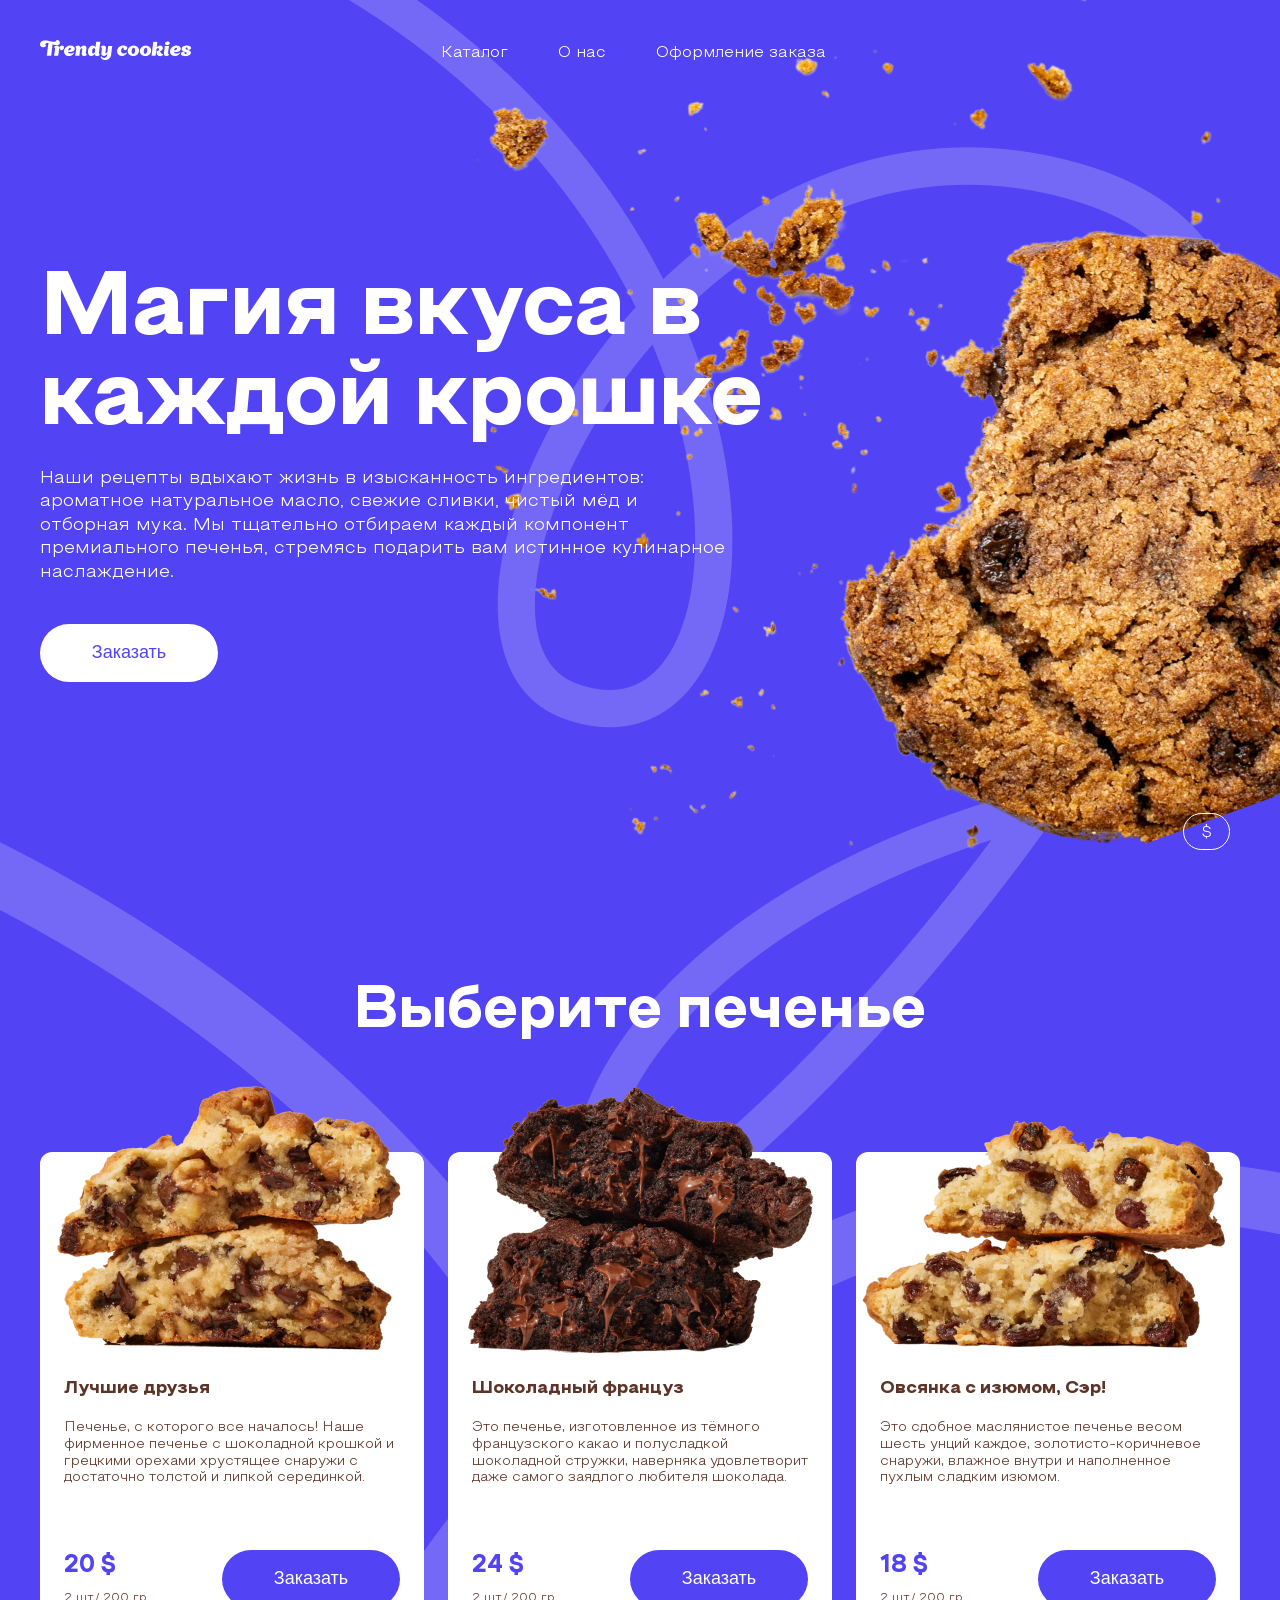
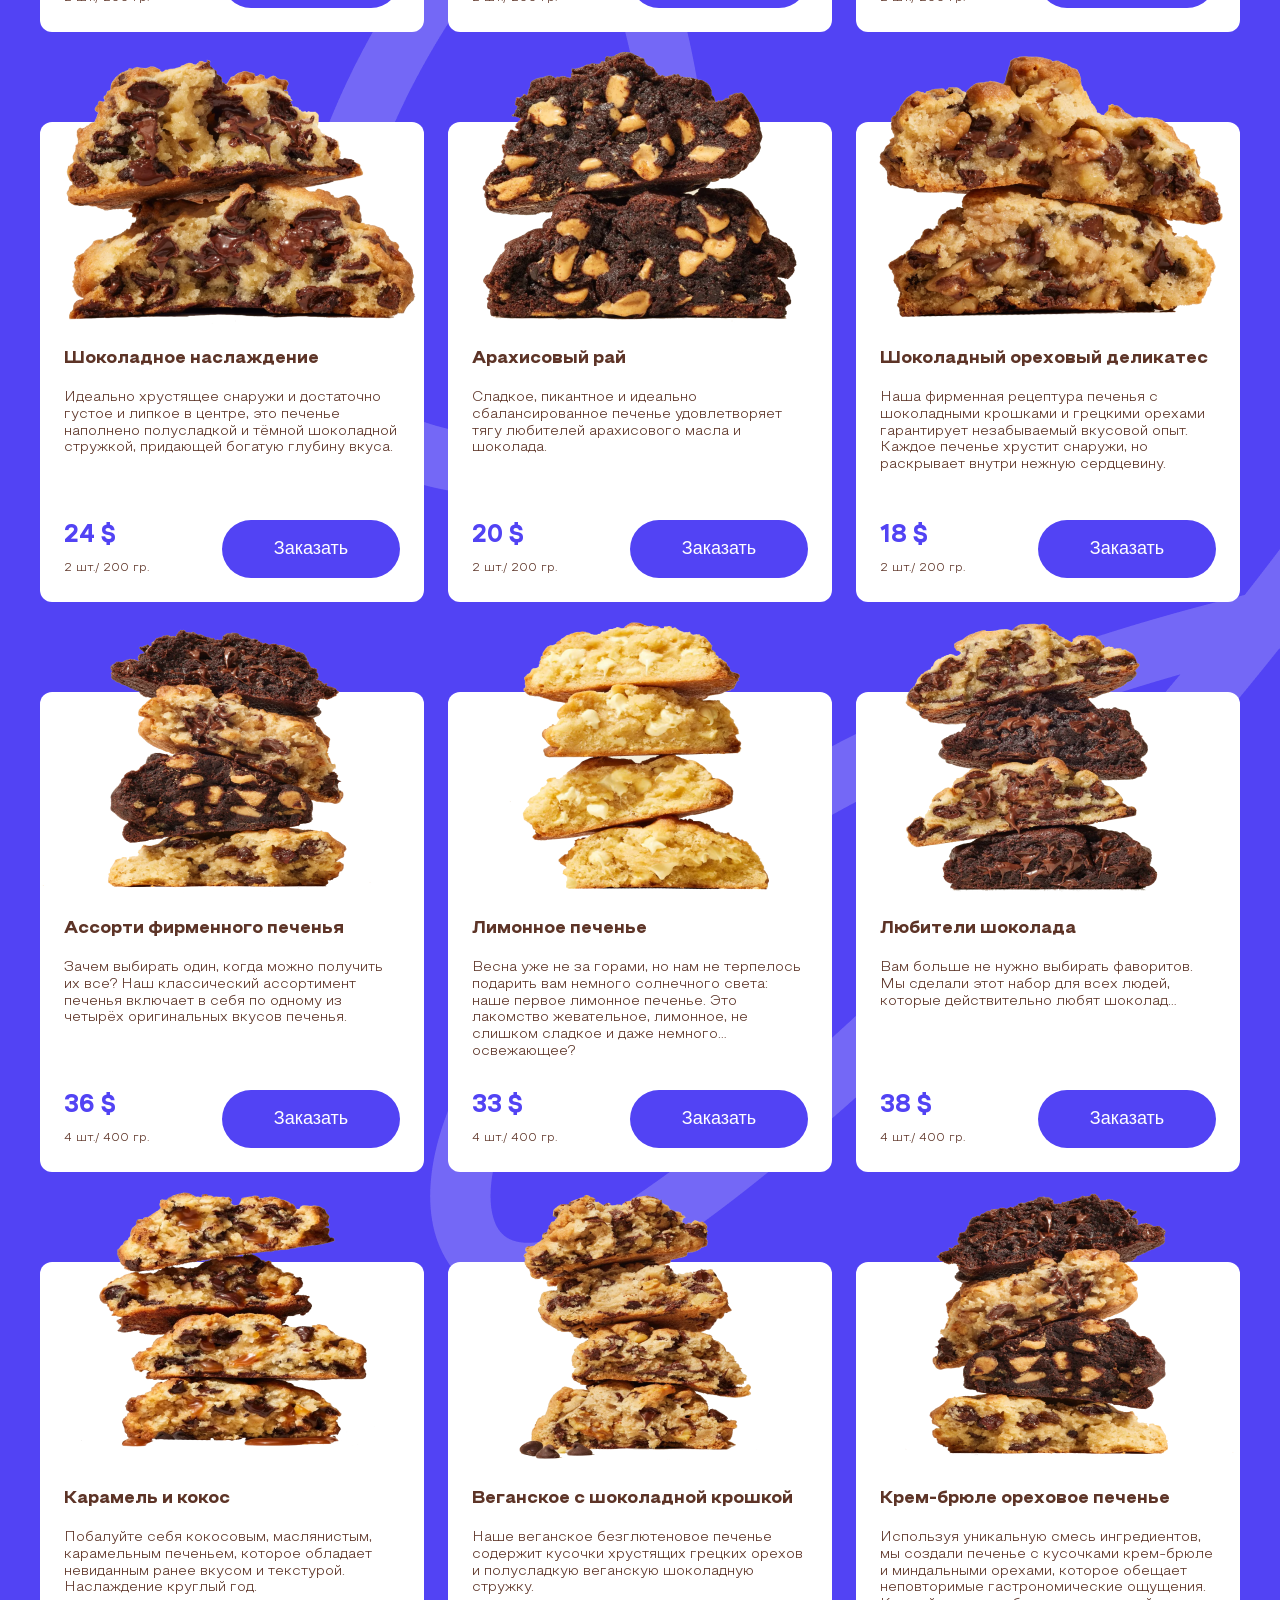
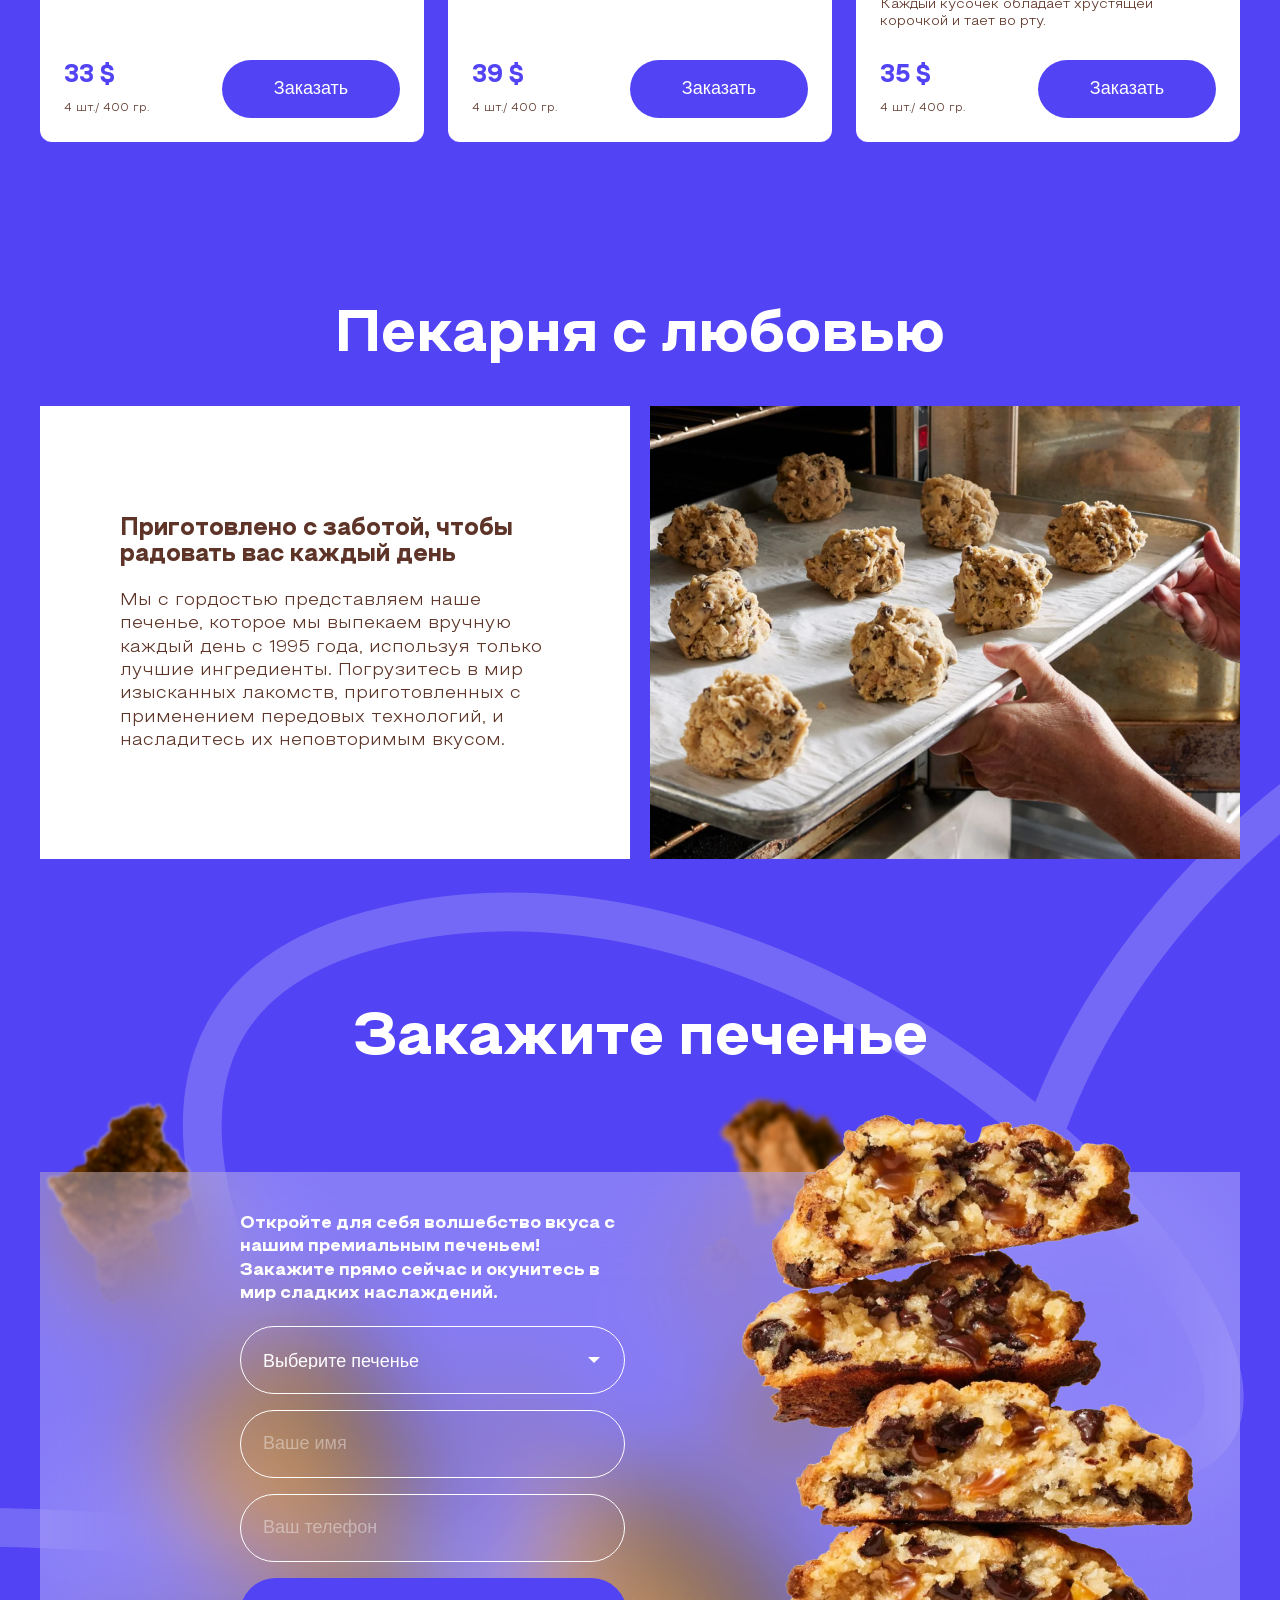
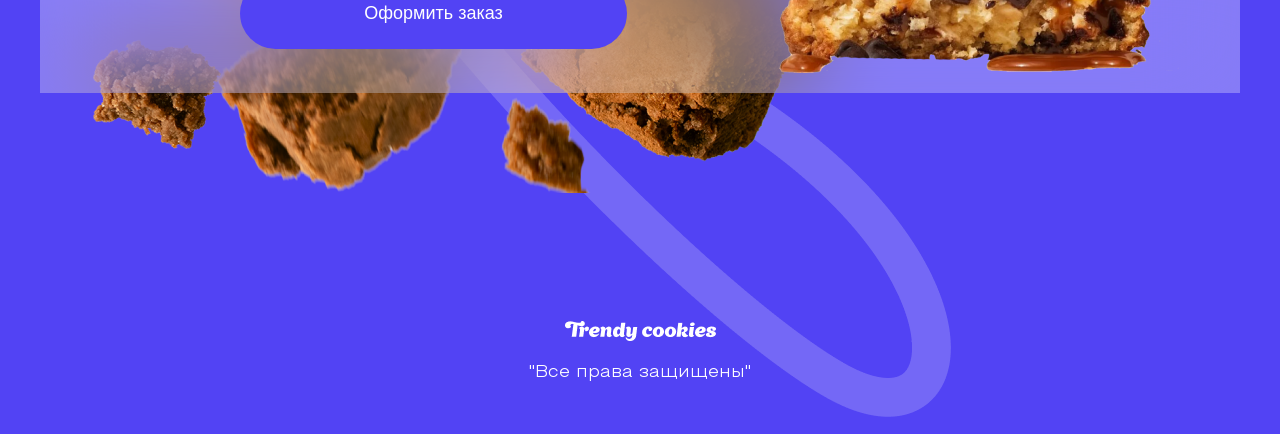
<file: index.html>
<!DOCTYPE html>
<html lang="en">

<head>
    <meta charset="UTF-8">
    <title>BONUS &#9733; Cookies</title>
    <link rel="stylesheet" href="styles/styles.css">
</head>

<body>


    <main class="main">
        <div class="currency" title="Изменить валюту" id="change-currency">$</div>
        <header class="header">
            <div class="container">
                <div class="logo">
                    <img src="images/logo.png" alt="logo">
                </div>
                <nav class="menu">
                    <ul class="menu-list">
                        <li class="menu-item">
                            <a data-link="products">Каталог</a>
                        </li>
                        <li class="menu-item">
                            <a data-link="love">О нас</a>
                        </li>
                        <li class="menu-item">
                            <a data-link="order">Оформление заказа</a>
                        </li>
                    </ul>
                </nav>

            </div>
        </header>


        <!--cекция для основного контента-->
        <section class="main-content">
            <div class="container">
                <img src="images/line1.png" alt="Line" class="line1">
                <div class="main-info">
                    <h1 class="main-title">Магия вкуса в каждой крошке</h1>
                    <p class="main-text">Наши рецепты вдыхают жизнь в изысканность ингредиентов: ароматное натуральное
                        масло,
                        свежие сливки, чистый мёд и отборная мука. Мы тщательно отбираем каждый компонент премиального
                        печенья,
                        стремясь подарить вам истинное кулинарное наслаждение.</p>
                    <div class="main-action">
                        <button class="button" id="main-action-button">Заказать</button>
                    </div>
                </div>
                <img src="images/cookie.png" alt="Cookie" class="main-image">
            </div>
        </section>

        <section class="products" id="products">
            <div class="container">
                <img src="images/line2.png" alt="Line" class="line2">
                <div class="common-title">Выберите печенье</div>
                <div class="products-items">
                    <div class="product-item">
                        <div class="product-item-image">
                            <img src="images/1.png" alt="Product">
                        </div>
                        <div class="products-item-details">
                            <div class="products-item-title">Лучшие друзья</div>
                            <div class="products-item-text">
                                Печенье, с которого все началось! Наше фирменное печенье с шоколадной крошкой и грецкими
                                орехами
                                хрустящее снаружи с достаточно толстой и липкой серединкой.
                            </div>
                            <div class="products-item-extra">
                                <div class="products-item-info">
                                    <div class="products-item-price" data-base-price="20">20 $</div>
                                    <div class="product-item-weight">2 шт./ 200 гр.</div>
                                </div>
                                <button class="button violet-button">Заказать</button>
                                <!--2 стиля у кнопки, через пробел-->
                            </div>
                        </div>
                    </div>


                    <div class="product-item">
                        <div class="product-item-image">
                            <img src="images/2.png" alt="Product">
                        </div>
                        <div class="products-item-details">
                            <div class="products-item-title">Шоколадный француз</div>
                            <div class="products-item-text">
                                Это печенье, изготовленное из тёмного французского какао и полусладкой шоколадной
                                стружки,
                                наверняка удовлетворит даже самого заядлого любителя шоколада.
                            </div>
                            <div class="products-item-extra">
                                <div class="products-item-info">
                                    <div class="products-item-price" data-base-price="24">24 $</div>
                                    <div class="product-item-weight">2 шт./ 200 гр.</div>
                                </div>
                                <button class="button violet-button">Заказать</button>
                                <!--2 стиля у кнопки, через пробел-->
                            </div>
                        </div>
                    </div>


                    <div class="product-item">
                        <div class="product-item-image">
                            <img src="images/3.png" alt="Product">
                        </div>
                        <div class="products-item-details">
                            <div class="products-item-title">Овсянка с изюмом, Сэр!</div>
                            <div class="products-item-text">
                                Это сдобное маслянистое печенье весом шесть унций каждое, золотисто-коричневое снаружи,
                                влажное
                                внутри и наполненное пухлым сладким изюмом.
                            </div>
                            <div class="products-item-extra">
                                <div class="products-item-info">
                                    <div class="products-item-price" data-base-price="18">18 $</div>
                                    <div class="product-item-weight">2 шт./ 200 гр.</div>
                                </div>
                                <button class="button violet-button">Заказать</button>
                                <!--2 стиля у кнопки, через пробел-->
                            </div>
                        </div>
                    </div>


                    <div class="product-item">
                        <div class="product-item-image">
                            <img src="images/4.png" alt="Product">
                        </div>
                        <div class="products-item-details">
                            <div class="products-item-title">Шоколадное наслаждение</div>
                            <div class="products-item-text">
                                Идеально хрустящее снаружи и достаточно густое и липкое в центре, это печенье наполнено
                                полусладкой и тёмной шоколадной стружкой, придающей богатую глубину вкуса.
                            </div>
                            <div class="products-item-extra">
                                <div class="products-item-info">
                                    <div class="products-item-price" data-base-price="24">24 $</div>
                                    <div class="product-item-weight">2 шт./ 200 гр.</div>
                                </div>
                                <button class="button violet-button">Заказать</button>
                                <!--2 стиля у кнопки, через пробел-->
                            </div>
                        </div>
                    </div>


                    <div class="product-item">
                        <div class="product-item-image">
                            <img src="images/5.png" alt="Product">
                        </div>
                        <div class="products-item-details">
                            <div class="products-item-title">Арахисовый рай</div>
                            <div class="products-item-text">
                                Сладкое, пикантное и идеально сбалансированное печенье удовлетворяет тягу любителей
                                арахисового
                                масла и шоколада.
                            </div>
                            <div class="products-item-extra">
                                <div class="products-item-info">
                                    <div class="products-item-price" data-base-price="20">20 $</div>
                                    <div class="product-item-weight">2 шт./ 200 гр.</div>
                                </div>
                                <button class="button violet-button">Заказать</button>
                                <!--2 стиля у кнопки, через пробел-->
                            </div>
                        </div>
                    </div>


                    <div class="product-item">
                        <div class="product-item-image">
                            <img src="images/6.png" alt="Product">
                        </div>
                        <div class="products-item-details">
                            <div class="products-item-title">Шоколадный ореховый деликатес</div>
                            <div class="products-item-text">
                                Наша фирменная рецептура печенья с шоколадными крошками и грецкими орехами гарантирует
                                незабываемый вкусовой опыт. Каждое печенье хрустит снаружи, но раскрывает внутри нежную
                                сердцевину.
                            </div>
                            <div class="products-item-extra">
                                <div class="products-item-info">
                                    <div class="products-item-price" data-base-price="18">18 $</div>
                                    <div class="product-item-weight">2 шт./ 200 гр.</div>
                                </div>
                                <button class="button violet-button">Заказать</button>
                                <!--2 стиля у кнопки, через пробел-->
                            </div>
                        </div>
                    </div>


                    <div class="product-item">
                        <div class="product-item-image">
                            <img src="images/7.png" alt="Product">
                        </div>
                        <div class="products-item-details">
                            <div class="products-item-title">Ассорти фирменного печенья</div>
                            <div class="products-item-text">
                                Зачем выбирать один, когда можно получить их все? Наш классический ассортимент печенья
                                включает в себя по одному из четырёх оригинальных вкусов печенья.
                            </div>
                            <div class="products-item-extra">
                                <div class="products-item-info">
                                    <div class="products-item-price" data-base-price="36">36 $</div>
                                    <div class="product-item-weight">4 шт./ 400 гр.</div>
                                </div>
                                <button class="button violet-button">Заказать</button>
                                <!--2 стиля у кнопки, через пробел-->
                            </div>
                        </div>
                    </div>


                    <div class="product-item">
                        <div class="product-item-image">
                            <img src="images/8.png" alt="Product">
                        </div>
                        <div class="products-item-details">
                            <div class="products-item-title">Лимонное печенье</div>
                            <div class="products-item-text">
                                Весна уже не за горами, но нам не терпелось подарить вам немного солнечного света: наше
                                первое лимонное печенье. Это лакомство жевательное, лимонное, не слишком сладкое и даже
                                немного… освежающее?
                            </div>
                            <div class="products-item-extra">
                                <div class="products-item-info">
                                    <div class="products-item-price" data-base-price="33">33 $</div>
                                    <div class="product-item-weight">4 шт./ 400 гр.</div>
                                </div>
                                <button class="button violet-button">Заказать</button>
                                <!--2 стиля у кнопки, через пробел-->
                            </div>
                        </div>
                    </div>


                    <div class="product-item">
                        <div class="product-item-image">
                            <img src="images/9.png" alt="Product">
                        </div>
                        <div class="products-item-details">
                            <div class="products-item-title">Любители шоколада</div>
                            <div class="products-item-text">
                                Вам больше не нужно выбирать фаворитов. Мы сделали этот набор для всех людей, которые
                                действительно любят шоколад…
                            </div>
                            <div class="products-item-extra">
                                <div class="products-item-info">
                                    <div class="products-item-price" data-base-price="38">38 $</div>
                                    <div class="product-item-weight">4 шт./ 400 гр.</div>
                                </div>
                                <button class="button violet-button">Заказать</button>
                                <!--2 стиля у кнопки, через пробел-->
                            </div>
                        </div>
                    </div>


                    <div class="product-item">
                        <div class="product-item-image">
                            <img src="images/10.png" alt="Product">
                        </div>
                        <div class="products-item-details">
                            <div class="products-item-title">Карамель и кокос</div>
                            <div class="products-item-text">
                                Побалуйте себя кокосовым, маслянистым, карамельным печеньем, которое обладает невиданным
                                ранее вкусом и текстурой. Наслаждение круглый год.
                            </div>
                            <div class="products-item-extra">
                                <div class="products-item-info">
                                    <div class="products-item-price" data-base-price="33">33 $</div>
                                    <div class="product-item-weight">4 шт./ 400 гр.</div>
                                </div>
                                <button class="button violet-button">Заказать</button>
                                <!--2 стиля у кнопки, через пробел-->
                            </div>
                        </div>
                    </div>


                    <div class="product-item">
                        <div class="product-item-image">
                            <img src="images/11.png" alt="Product">
                        </div>
                        <div class="products-item-details">
                            <div class="products-item-title">Веганское с шоколадной крошкой</div>
                            <div class="products-item-text">
                                Наше веганское безглютеновое печенье содержит кусочки хрустящих грецких орехов и
                                полусладкую
                                веганскую шоколадную стружку.
                            </div>
                            <div class="products-item-extra">
                                <div class="products-item-info">
                                    <div class="products-item-price" data-base-price="39">39 $</div>
                                    <div class="product-item-weight">4 шт./ 400 гр.</div>
                                </div>
                                <button class="button violet-button">Заказать</button>
                                <!--2 стиля у кнопки, через пробел-->
                            </div>
                        </div>
                    </div>


                    <div class="product-item">
                        <div class="product-item-image">
                            <img src="images/12.png" alt="Product">
                        </div>
                        <div class="products-item-details">
                            <div class="products-item-title">Крем-брюле ореховое печенье</div>
                            <div class="products-item-text">
                                Используя уникальную смесь ингредиентов, мы создали печенье с кусочками крем-брюле и
                                миндальными орехами, которое обещает неповторимые гастрономические ощущения. Каждый
                                кусочек
                                обладает хрустящей корочкой и тает во рту.
                            </div>
                            <div class="products-item-extra">
                                <div class="products-item-info">
                                    <div class="products-item-price" data-base-price="35">35 $</div>
                                    <div class="product-item-weight">4 шт./ 400 гр.</div>
                                </div>
                                <button class="button violet-button">Заказать</button>
                                <!--2 стиля у кнопки, через пробел-->
                            </div>
                        </div>
                    </div>


                </div>
            </div>
        </section>


        <section class="love" id="love">
            <div class="container">
                <div class="common-title">Пекарня с любовью</div>
                <div class="love-items">
                    <div class="love-item love-item-white">
                        <div class="love-item-title">Приготовлено с заботой, чтобы радовать вас каждый день</div>
                        <div class="love-item-text">Мы с гордостью представляем наше печенье, которое мы выпекаем
                            вручную
                            каждый
                            день с 1995 года, используя только лучшие ингредиенты. Погрузитесь в мир изысканных
                            лакомств,
                            приготовленных с применением передовых технологий, и насладитесь их неповторимым вкусом.
                        </div>
                    </div>
                    <div class="love-item love-item-image">
                        <img src="images/love.png" alt="Cookies image">
                    </div>
                </div>
            </div>
        </section>

        <section class="order" id="order">
            <img src="images/line3.png" alt="Line" class="line3">
            <div class="container">
                <div class="common-title">Закажите печенье</div>
                <img src="images/breadcrumbs.png" alt="Breadcrumbs" class="order-bg-image">
                <div class="order-block">
                    <div class="order-form">
                        <div class="order-form-text">Откройте для себя волшебство вкуса с нашим премиальным печеньем!
                            Закажите
                            прямо сейчас и окунитесь в мир сладких наслаждений.
                        </div>
                        <div class="order-form-inputs">
                            <select id="product" required>
                                <option value="">Выберите печенье</option>
                            </select>
                            <input type="text" placeholder="Ваше имя" id="name">
                            <input type="text" placeholder="Ваш телефон" id="phone">
                            <button class="button violet-button" id="order-action">Оформить заказ</button>
                        </div>
                    </div>
                    <div class="order-block-image">
                        <img src="images/order.png" alt="Cookies" class="order-image">
                    </div>
                </div>
            </div>
        </section>

        <footer class="footer">
            <div class="logo">
                <img src="images/logo.png" alt="Logo">
            </div>
            <div class="rights">"Все права защищены"</div>
        </footer>




    </main>

    
    <script src="scripts/script.js"></script>

</body>

</html>
</file>
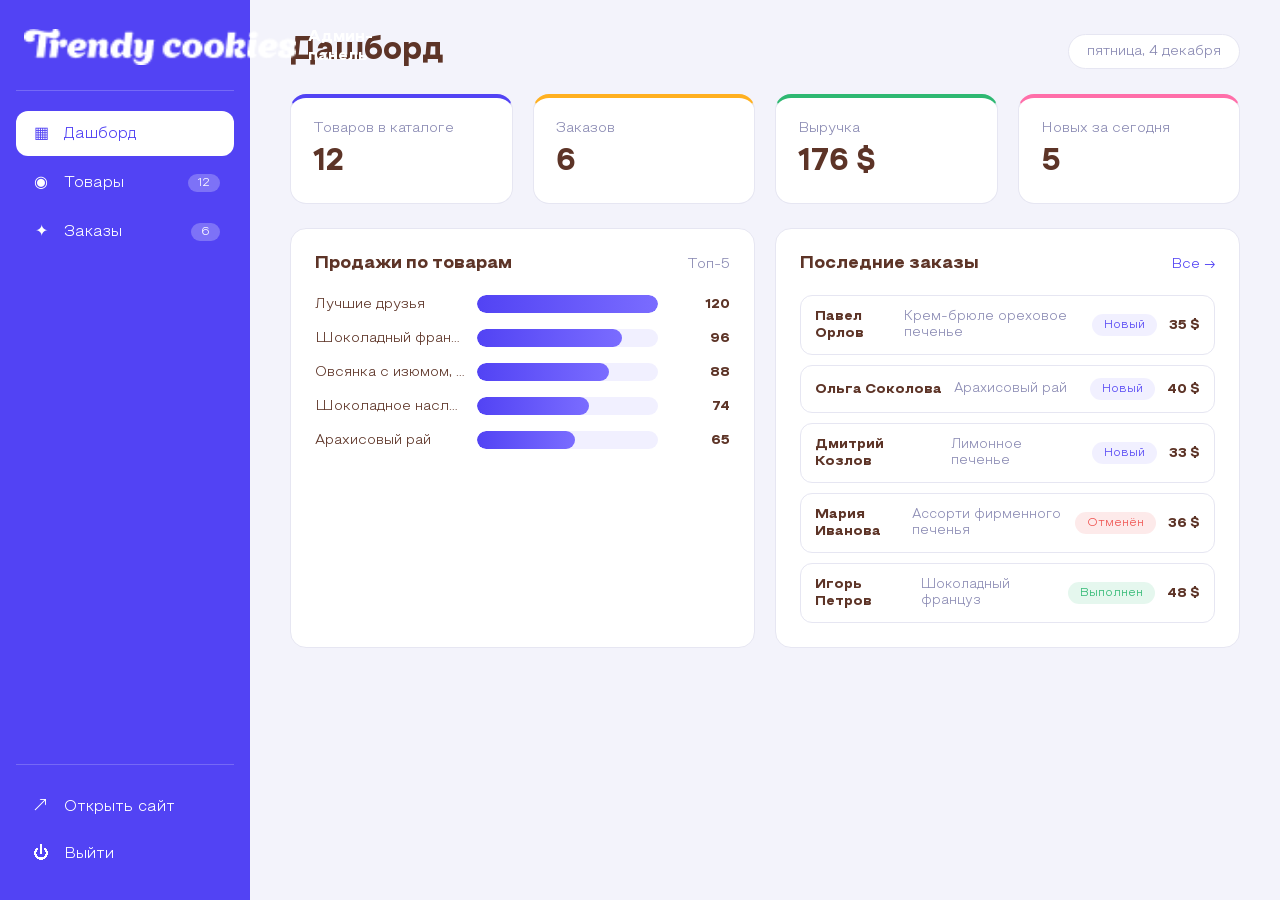
<file: admin/index.html>
<!DOCTYPE html>
<html lang="ru">

<head>
    <meta charset="UTF-8">
    <meta name="viewport" content="width=device-width, initial-scale=1.0">
    <title>BONUS &#9733; Cookies — Админ</title>
    <link rel="stylesheet" href="styles.css">
</head>

<body>

    <div class="admin">
        <aside class="sidebar" id="sidebar">
            <div class="sidebar-logo">
                <img src="../images/logo.png" alt="logo">
                <span class="sidebar-logo-text">Админ-панель</span>
            </div>

            <nav class="sidebar-menu">
                <a class="sidebar-item active" data-page="dashboard" href="#dashboard">
                    <span class="sidebar-icon">▦</span>Дашборд
                </a>
                <a class="sidebar-item" data-page="products" href="#products">
                    <span class="sidebar-icon">◉</span>Товары
                    <span class="badge" id="products-badge">0</span>
                </a>
                <a class="sidebar-item" data-page="orders" href="#orders">
                    <span class="sidebar-icon">✦</span>Заказы
                    <span class="badge" id="orders-badge">0</span>
                </a>
            </nav>

            <div class="sidebar-bottom">
                <a class="sidebar-item" href="../index.html" target="_blank">
                    <span class="sidebar-icon">↗</span>Открыть сайт
                </a>
                <button class="sidebar-item" id="logout-btn">
                    <span class="sidebar-icon">⏻</span>Выйти
                </button>
            </div>
        </aside>

        <button class="burger" id="burger" aria-label="Меню">☰</button>

        <main class="content">
            <section class="page active" id="page-dashboard">
                <div class="page-header">
                    <h1 class="page-title">Дашборд</h1>
                    <div class="date-chip" id="date-chip"></div>
                </div>

                <div class="stats-grid">
                    <div class="stat-card">
                        <div class="stat-label">Товаров в каталоге</div>
                        <div class="stat-value" id="stat-products">0</div>
                    </div>
                    <div class="stat-card">
                        <div class="stat-label">Заказов</div>
                        <div class="stat-value" id="stat-orders">0</div>
                    </div>
                    <div class="stat-card">
                        <div class="stat-label">Выручка</div>
                        <div class="stat-value" id="stat-revenue">0 $</div>
                    </div>
                    <div class="stat-card">
                        <div class="stat-label">Новых за сегодня</div>
                        <div class="stat-value" id="stat-today">0</div>
                    </div>
                </div>

                <div class="dashboard-grid">
                    <div class="panel">
                        <div class="panel-header">
                            <h2 class="panel-title">Продажи по товарам</h2>
                            <span class="panel-hint">Топ-5</span>
                        </div>
                        <div class="chart" id="chart"></div>
                    </div>
                    <div class="panel">
                        <div class="panel-header">
                            <h2 class="panel-title">Последние заказы</h2>
                            <a class="link-btn" data-page="orders" href="#orders">Все →</a>
                        </div>
                        <div class="orders-list" id="recent-orders"></div>
                    </div>
                </div>
            </section>

            <section class="page" id="page-products">
                <div class="page-header">
                    <h1 class="page-title">Товары</h1>
                    <button class="button violet-button" id="add-product-btn">+ Добавить товар</button>
                </div>
                <div class="panel">
                    <div class="toolbar">
                        <input type="text" class="input search-input" id="product-search" placeholder="Поиск по названию…">
                    </div>
                    <div class="products-grid" id="products-grid"></div>
                </div>
            </section>

            <section class="page" id="page-orders">
                <div class="page-header">
                    <h1 class="page-title">Заказы</h1>
                    <div class="page-header-actions">
                        <span class="panel-hint" id="orders-total"></span>
                        <button class="button ghost-button small-button" id="clear-cancelled-btn" style="display:none">Удалить отменённые</button>
                    </div>
                </div>
                <div class="panel">
                    <div class="toolbar">
                        <input type="text" class="input search-input" id="order-search" placeholder="Поиск по имени или телефону…">
                    </div>
                    <div class="orders-table-wrap" id="orders-table-wrap"></div>
                </div>
            </section>
        </main>
    </div>

    <div class="modal-overlay" id="modal-overlay">
        <div class="modal">
            <div class="modal-header">
                <h2 class="modal-title" id="modal-title">Добавить товар</h2>
                <button class="modal-close" id="modal-close">×</button>
            </div>
            <form id="product-form">
                <input type="hidden" id="pf-id">
                <label class="field-block">Название
                    <input type="text" class="input" id="pf-title" required>
                </label>
                <label class="field-block">Описание
                    <textarea class="input" id="pf-text" rows="3" required></textarea>
                </label>
                <div class="field-row">
                    <label class="field-block">Цена, $
                        <input type="number" class="input" id="pf-price" min="1" required>
                    </label>
                    <label class="field-block">Вес
                        <input type="text" class="input" id="pf-weight" required>
                    </label>
                </div>
                <label class="field-block">Изображение (имя файла, напр. images/5.png)
                    <input type="text" class="input" id="pf-image" placeholder="images/1.png" required>
                </label>
                <div class="modal-actions">
                    <button type="button" class="button ghost-button" id="modal-cancel">Отмена</button>
                    <button type="submit" class="button violet-button">Сохранить</button>
                </div>
            </form>
        </div>
    </div>

    <div class="toast" id="toast"></div>

    <script src="script.js"></script>
</body>

</html>
</file>
<file: styles/styles.css>
* {
    margin: 0; /*обнулили внутренние отступы*/
    padding: 0; /*обнулили внешние отступы*/
}

/*подключили шрифты*/
@font-face {
    font-family: 'Steppe-Book';
    src: url('../fonts/Steppe-Book.ttf');
}

@font-face {
    font-family: 'Steppe-ExtraBold';
    src: url('../fonts/Steppe-ExtraBold.ttf');
}

/*sans-serif - указывается на случай, если шрифт будет не доступен,
тогда система сама подберет альтернативу*/
body {
    background-color: #5243F4;
    font-family: 'Steppe-Book', sans-serif;
    color: white;
}

.container {
    max-width: 1200px; /*ширина страницы*/
    margin: 0 auto; /*выравнивание по центру*/
}

.button {
    background-color: white;
    border-radius: 60px;
    width: 178px;
    height: 58px;
    box-sizing: border-box; /*задать внутренние размеры*/
    padding: 18px;
    text-align: center; /*разместить запись по центру*/
    font-size: 18px;
    color: #5243F4;
    border: 0;
    outline: none; /*чтобы не появлялся фокус от браузера*/
    cursor: pointer;
}

.violet-button {
    background-color: #5243F4;
    color: white;
}

.button:hover {
    background-color: #eeeeee;
}

.button.violet-button:hover {
    background-color: #3b2cd8;
}

.common-title {
    font-family: 'Steppe-ExtraBold', sans-serif;
    font-size: 60px;
    line-height: 100%;
    text-align: center;
}

.main {
    position: relative;
    overflow: hidden;
}

.currency {
    position: fixed;
    right: 50px;
    bottom: 50px;
    border: 1px solid white;
    padding: 5px 10px;
    height: 25px;
    min-width: 25px;
    border-radius: 50px;
    text-align: center;
    cursor: pointer;
    line-height: 28px;
    z-index: 1;
    user-select: none;
    transform: scale(1);
    animation: pulse 2s infinite;
}

@keyframes pulse {
    0% {
        transform: scale(0.9);
        box-shadow: 0 0 0 0 rgba(255, 255, 255, 0.5);
    }
    70% {
        transform: scale(1);
        box-shadow: 0 0 0 10px rgba(255, 255, 255, 0);
    }
    100% {
        transform: scale(0.9);
        box-shadow: 0 0 0 0 rgba(255, 255, 255, 0);
    }
}

.header {
    padding: 40px 0; /*отступ по краям по 40, сверху и снизу - 0*/
}

/*будет применяться к контейнеру который находится в header*/
.header .container {
    display: flex; /*отображение в одну строку*/
    align-items: center; /*выравнивание по вертикали по центру*/
}

.logo .img {
    vertical-align: bottom; /*картинка правильно отображается и располагается ровно по центру блока*/
}

.menu {
    margin-left: 250px; /*отступ слева*/
}

.menu-list {
    list-style: none; /*убрать точки возле цифр*/
    display: flex; /*выравнивание в строку в гибком контейрнере*/
    gap: 50px; /*отступ между пунктами меню*/
}

.menu-item a {
    font-size: 16px;  /*размер шрифта*/
    line-height: 130%; /*высота строки*/
    text-decoration: none; /*убрать подчеркивание у ссылок*/
    cursor: pointer; /*при наведении кликающая рука*/
    color: white;
}

/*прописываем какие стили будут применяться при наведении*/
.menu-item a:hover {
    border-bottom: 2px solid white; /*белая полоска снизу при наведении*/
}


.main-content {
    padding-top: 161px; /*отступ сверху*/
    padding-bottom: 200px; /*отступ снизу*/
}

.main-info {
    max-width: 811px; /*максимальная ширина, после которой будет перенос*/
}

.main-title {
    font-family: 'Steppe-ExtraBold', sans-serif;
    font-size: 90px;
    line-height: 100%;
    margin-bottom: 20px;
}

.main-text {
    max-width: 690px;
    font-size: 18px;
    line-height: 130%;
    margin-bottom: 40px;
}

.main-image {
    position: absolute; /*указываем позиционирование, чтобы вырвать его из сетки и сделать висящим*/
    top: 0; /*отступ сверху 0*/
    right: 0; /*отступ справа 0, чтобы привязался к правому краю*/
    z-index: -1; /*перемещаем на задний план*/
}

.love {
   padding: 64px 0 150px 0; /* внутренний отступ (сверху справа снизу слева) */
}

.love-items {
   margin-top: 40px;
   display: flex;
   gap: 20px;
}

.love-item {
   width: 590px;
   height: 453px;
}

.love-item-white {
   background-color: white;
   padding: 110px 80px;
   box-sizing: border-box; /* чтобы размеры включали отступы padding */
   color: #5D3427;
}

.love-item-title {
   font-family: 'Steppe-ExtraBold', sans-serif;
   font-size: 24px;
   line-height: 110%;
   margin-bottom: 20px;
}

.love-item-text {
   font-size: 18px;
   line-height: 130%;
}

.order {
   padding-bottom: 102px;
   position: relative;
}

.order .container {
   position: relative;
}

.order-block {
   margin-top: 103px;
   background-color: rgb(255 255 255 / 30%); /* делаем прозрачный фон */
   backdrop-filter: blur(50px);
   display: flex;
}

.order-form {
   margin-left: 200px;
   max-width: 387px; /* задаем максимальную ширину, чтобы блок не растягивался */
   padding: 40px 0 44px 0;
   box-sizing: border-box;
}

.order-form-text {
   font-family: 'Steppe-ExtraBold', sans-serif;
   font-size: 18px;
   line-height: 130%;
}

.order-form-inputs {
   display: flex;
   flex-direction: column;
   margin-top: 20px;
}

.order-form-inputs input,
.order-form-inputs select {
   border: 1px solid white;
   border-radius: 60px;
   margin-bottom: 16px;
   padding: 24px 22px;
   font-size: 18px;
   width: 385px;
   height: 68px;
   background: transparent; /* прозрачный фон */
   box-sizing: border-box;
   outline: none; /* чтобы браузер не добавлял подсветку, когда мы работаем с полем */
   color: white;
}

.order-form-inputs select {
   appearance: none;
   -webkit-appearance: none;
   cursor: pointer;
   background-image: url("data:image/svg+xml,%3Csvg xmlns='http://www.w3.org/2000/svg' width='16' height='16' viewBox='0 0 16 16' fill='white'%3E%3Cpath d='M8 11L2 5h12z'/%3E%3C/svg%3E");
   background-repeat: no-repeat;
   background-position: right 22px center;
}

.order-form-inputs select option {
   color: #5D3427;
   background: white;
}

::placeholder {
   color: rgba(255, 255, 255, 0.4); /* указали непрозрачность */
}

.order-form-inputs .button.violet-button {
   width: 387px;
   height: 71px;
}

.order-success {
   font-family: 'Steppe-Book', sans-serif;
   font-size: 16px;
   line-height: 130%;
   color: white;
   background: rgba(46, 184, 114, 0.25);
   border: 1px solid rgba(255, 255, 255, 0.4);
   border-radius: 16px;
   padding: 16px 20px;
}

.order-block-image {
   height: 501px;
   margin-left: 109px;
}

.order-image {
   height: 559px;
   top: -58px;
   position: relative;
}

.order-bg-image {
   position: absolute;
   top: 0;
   right: calc(100% - 810px);
   z-index: -1;
}

.footer {
   padding: 126px 0 50px 0;
   text-align: center;
}

.rights {
   margin-top: 14px;
   font-size: 18px;
   line-height: 130%;
}



/*!!! эти строки НЕ ТРОГАТЬ, они всегда должны быть самыми последними*/
.line1 {
    position: absolute;
    z-index: -1;
    top: 0;
    left: calc(100% - 960px);
}

.line2 {
    position: absolute;
    z-index: -1;
    top: -40px;
    left: 0;
}

.line3 {
    position: absolute;
    z-index: -1;
    top: -920px;
    left: 0;
}

.products {
   padding: 100px 0; /*0 это отступ справа и слева*/
   position: relative;
}


.products-items {
   display: grid; /* сетка из 6 элементов для карточек товара*/
   grid-template-columns: repeat(3, 384px); /* используем 3 колонки по 384px каждую*/
   gap: 90px 24px; /*90 отступ сверху и снизу, 24 - слева и справа*/
   margin-top: 110px;
}


.product-item {
   background-color: white;
   color: #5D3427; /* цвет текста */
   border-radius: 12px;
}


.product-item-image {
   height: 202px;
   text-align: center;
}


.product-item-image img {
   height: 272px;
   top: -70px; /* поднимаем картинку вверх на 70 px */
   position: relative; /* чтобы работал выше указанный код */
   max-width: 100%; /* макс ширина для картинки */
}


.products-item-details  {
   padding: 24px; /* внутренний отступ */
}


.products-item-title {
   font-family: 'Steppe-ExtraBold', sans-serif;
   font-size: 18px;
   margin-bottom: 20px;
}


.products-item-text {
   height: 110px;
   font-size: 14px;
   line-height: 120%;
   margin-bottom: 20px;
}


.products-item-extra {
   display: flex; /* делаем гибкий контейнер, чтобы текст и кнопка были в одной строке */
   justify-content: space-between; /* чтобы элементы привязались к разным сторонам и между ними был какой то отступ */
   align-items: center; /* выровнять по вертикали */
}


.products-item-price {
   font-family: 'Steppe-ExtraBold', sans-serif;
   color: #5243F4;
   font-size: 24px;
   margin-bottom: 10px;
}


.product-item-weight {
   font-size: 12px;
}
</file>
<file: admin/styles.css>
* {
    margin: 0;
    padding: 0;
    box-sizing: border-box;
}

@font-face {
    font-family: 'Steppe-Book';
    src: url('../fonts/Steppe-Book.ttf');
}

@font-face {
    font-family: 'Steppe-ExtraBold';
    src: url('../fonts/Steppe-ExtraBold.ttf');
}

:root {
    --violet: #5243F4;
    --violet-dark: #3b2cd8;
    --violet-soft: rgba(82, 67, 244, 0.08);
    --brown: #5D3427;
    --white: #ffffff;
    --bg: #f3f3fb;
    --border: #e6e6f2;
    --muted: #8a8ab3;
    --green: #2eb872;
    --red: #ef5350;
}

body {
    background: var(--bg);
    font-family: 'Steppe-Book', sans-serif;
    color: var(--brown);
}

.admin {
    display: flex;
    min-height: 100vh;
}

/* ===== Sidebar ===== */
.sidebar {
    width: 250px;
    background: var(--violet);
    color: var(--white);
    display: flex;
    flex-direction: column;
    padding: 24px 16px;
    position: fixed;
    top: 0;
    bottom: 0;
    left: 0;
    z-index: 30;
    transition: transform 0.3s ease;
}

.sidebar-logo {
    display: flex;
    align-items: center;
    gap: 12px;
    padding: 4px 8px 24px;
    border-bottom: 1px solid rgba(255, 255, 255, 0.2);
    margin-bottom: 20px;
}

.sidebar-logo img {
    height: 36px;
}

.sidebar-logo-text {
    font-family: 'Steppe-ExtraBold', sans-serif;
    font-size: 16px;
}

.sidebar-menu {
    display: flex;
    flex-direction: column;
    gap: 4px;
}

.sidebar-bottom {
    margin-top: auto;
    display: flex;
    flex-direction: column;
    gap: 4px;
    border-top: 1px solid rgba(255, 255, 255, 0.2);
    padding-top: 20px;
}

.sidebar-item {
    display: flex;
    align-items: center;
    gap: 12px;
    padding: 12px 14px;
    border-radius: 12px;
    color: var(--white);
    text-decoration: none;
    font-size: 15px;
    cursor: pointer;
    background: none;
    border: 0;
    text-align: left;
    font-family: inherit;
    transition: background 0.2s ease;
}

.sidebar-item:hover {
    background: rgba(255, 255, 255, 0.12);
}

.sidebar-item.active {
    background: var(--white);
    color: var(--violet);
}

.sidebar-icon {
    width: 22px;
    text-align: center;
    font-size: 16px;
}

.badge {
    margin-left: auto;
    background: rgba(255, 255, 255, 0.25);
    border-radius: 20px;
    padding: 2px 10px;
    font-size: 12px;
}

.sidebar-item.active .badge {
    background: var(--violet-soft);
    color: var(--violet);
}

/* ===== Burger ===== */
.burger {
    display: none;
    position: fixed;
    top: 16px;
    left: 16px;
    z-index: 40;
    width: 44px;
    height: 44px;
    border: 0;
    border-radius: 12px;
    background: var(--violet);
    color: var(--white);
    font-size: 20px;
    cursor: pointer;
}

.sidebar.open {
    transform: translateX(0);
}

/* ===== Content ===== */
.content {
    flex: 1;
    margin-left: 250px;
    padding: 32px 40px 60px;
}

.page {
    display: none;
    animation: fade 0.25s ease;
}

.page.active {
    display: block;
}

@keyframes fade {
    from { opacity: 0; transform: translateY(6px); }
    to { opacity: 1; transform: translateY(0); }
}

.page-header {
    display: flex;
    align-items: center;
    justify-content: space-between;
    flex-wrap: wrap;
    gap: 16px;
    margin-bottom: 24px;
}

.page-header-actions {
    display: flex;
    align-items: center;
    gap: 12px;
    flex-wrap: wrap;
}

.page-title {
    font-family: 'Steppe-ExtraBold', sans-serif;
    font-size: 32px;
}

.date-chip {
    background: var(--white);
    border: 1px solid var(--border);
    border-radius: 50px;
    padding: 8px 18px;
    font-size: 14px;
    color: var(--muted);
}

/* ===== Stats ===== */
.stats-grid {
    display: grid;
    grid-template-columns: repeat(4, 1fr);
    gap: 20px;
    margin-bottom: 24px;
}

.stat-card {
    background: var(--white);
    border: 1px solid var(--border);
    border-radius: 16px;
    padding: 22px;
}

.stat-card:nth-child(1) { border-top: 4px solid var(--violet); }
.stat-card:nth-child(2) { border-top: 4px solid #ffb020; }
.stat-card:nth-child(3) { border-top: 4px solid var(--green); }
.stat-card:nth-child(4) { border-top: 4px solid #ff6ea9; }

.stat-label {
    font-size: 14px;
    color: var(--muted);
    margin-bottom: 8px;
}

.stat-value {
    font-family: 'Steppe-ExtraBold', sans-serif;
    font-size: 30px;
}

/* ===== Panels ===== */
.panel {
    background: var(--white);
    border: 1px solid var(--border);
    border-radius: 16px;
    padding: 24px;
}

.dashboard-grid {
    display: grid;
    grid-template-columns: 1fr 1fr;
    gap: 20px;
}

.panel-header {
    display: flex;
    align-items: center;
    justify-content: space-between;
    margin-bottom: 20px;
}

.panel-title {
    font-family: 'Steppe-ExtraBold', sans-serif;
    font-size: 18px;
}

.panel-hint {
    font-size: 14px;
    color: var(--muted);
}

.link-btn {
    background: none;
    border: 0;
    color: var(--violet);
    font-family: inherit;
    font-size: 14px;
    cursor: pointer;
    text-decoration: none;
}

/* ===== Chart ===== */
.chart {
    display: flex;
    flex-direction: column;
    gap: 16px;
}

.chart-row {
    display: grid;
    grid-template-columns: 150px 1fr 60px;
    align-items: center;
    gap: 12px;
    font-size: 14px;
}

.chart-label {
    white-space: nowrap;
    overflow: hidden;
    text-overflow: ellipsis;
}

.chart-bar {
    height: 18px;
    background: var(--violet-soft);
    border-radius: 20px;
    overflow: hidden;
}

.chart-fill {
    height: 100%;
    background: linear-gradient(90deg, var(--violet), #7a6cff);
    border-radius: 20px;
    min-width: 4px;
    transition: width 0.6s ease;
}

.chart-value {
    text-align: right;
    font-family: 'Steppe-ExtraBold', sans-serif;
}

/* ===== Orders mini-list ===== */
.orders-list {
    display: flex;
    flex-direction: column;
    gap: 10px;
}

.order-row {
    display: flex;
    align-items: center;
    gap: 12px;
    padding: 12px 14px;
    border: 1px solid var(--border);
    border-radius: 12px;
    font-size: 14px;
}

.order-row-name {
    font-family: 'Steppe-ExtraBold', sans-serif;
}

.order-row-info {
    color: var(--muted);
    font-size: 13px;
}

.order-row-status {
    margin-left: auto;
    font-size: 12px;
    border-radius: 20px;
    padding: 4px 12px;
    white-space: nowrap;
}

.status-new { background: var(--violet-soft); color: var(--violet); }
.status-done { background: rgba(46, 184, 114, 0.12); color: var(--green); }
.status-cancel { background: rgba(239, 83, 80, 0.12); color: var(--red); }

.order-row-amount {
    font-family: 'Steppe-ExtraBold', sans-serif;
    white-space: nowrap;
}

.empty-state {
    text-align: center;
    color: var(--muted);
    padding: 30px 0;
    font-size: 15px;
}

/* ===== Buttons & form ===== */
.button {
    background: var(--white);
    color: var(--violet);
    border: 1px solid var(--violet);
    border-radius: 60px;
    padding: 12px 26px;
    font-size: 15px;
    font-family: inherit;
    cursor: pointer;
    transition: background 0.2s ease, color 0.2s ease;
}

.button:hover { background: #eeeeee; }

.violet-button {
    background: var(--violet);
    color: var(--white);
    border: 0;
}

.violet-button:hover { background: var(--violet-dark); }

.ghost-button {
    background: transparent;
}

.small-button {
    padding: 7px 16px;
    font-size: 13px;
    border-radius: 40px;
}

.icon-button {
    width: 36px;
    height: 36px;
    border-radius: 10px;
    border: 1px solid var(--border);
    background: var(--white);
    color: var(--brown);
    cursor: pointer;
    font-size: 15px;
    transition: background 0.2s ease;
}

.icon-button:hover { background: var(--violet-soft); }
.icon-button.danger:hover { background: rgba(239, 83, 80, 0.12); color: var(--red); }

.input {
    width: 100%;
    border: 1px solid var(--border);
    border-radius: 14px;
    padding: 12px 16px;
    font-size: 15px;
    font-family: inherit;
    background: var(--white);
    color: var(--brown);
    outline: none;
}

.input:focus {
    border-color: var(--violet);
    box-shadow: 0 0 0 3px var(--violet-soft);
}

.toolbar {
    margin-bottom: 20px;
}

.search-input {
    max-width: 340px;
}

/* ===== Products ===== */
.products-grid {
    display: grid;
    grid-template-columns: repeat(auto-fill, minmax(240px, 1fr));
    gap: 16px;
}

.product-card {
    border: 1px solid var(--border);
    border-radius: 14px;
    overflow: hidden;
    background: var(--white);
    display: flex;
    flex-direction: column;
}

.product-card-image {
    height: 120px;
    background: var(--violet-soft);
    display: flex;
    align-items: center;
    justify-content: center;
}

.product-card-image img {
    height: 110px;
    object-fit: contain;
}

.product-card-body {
    padding: 16px;
    flex: 1;
}

.product-card-title {
    font-family: 'Steppe-ExtraBold', sans-serif;
    font-size: 16px;
    margin-bottom: 6px;
}

.product-card-text {
    font-size: 13px;
    color: var(--muted);
    display: -webkit-box;
    -webkit-line-clamp: 2;
    -webkit-box-orient: vertical;
    overflow: hidden;
    margin-bottom: 10px;
}

.product-card-footer {
    display: flex;
    align-items: center;
    justify-content: space-between;
    padding: 12px 16px;
    border-top: 1px solid var(--border);
}

.product-card-price {
    font-family: 'Steppe-ExtraBold', sans-serif;
    color: var(--violet);
    font-size: 18px;
}

.product-card-actions {
    display: flex;
    gap: 8px;
}

/* ===== Orders table ===== */
.orders-table {
    width: 100%;
    border-collapse: collapse;
    font-size: 14px;
}

.orders-table th,
.orders-table td {
    text-align: left;
    padding: 12px 14px;
    border-bottom: 1px solid var(--border);
    white-space: nowrap;
}

.orders-table th {
    color: var(--muted);
    font-weight: normal;
    font-size: 13px;
}

.orders-table td:first-child,
.orders-table th:first-child {
    border-top-left-radius: 12px;
    border-bottom-left-radius: 12px;
}

.status-select {
    border: 1px solid var(--border);
    border-radius: 20px;
    padding: 5px 10px;
    font-family: inherit;
    font-size: 13px;
    background: var(--white);
    color: var(--brown);
    cursor: pointer;
    outline: none;
}

.muted-cell {
    color: var(--border);
    padding: 0 10px;
}

.orders-table-wrap {
    overflow-x: auto;
}

/* ===== Modal ===== */
.modal-overlay {
    display: none;
    position: fixed;
    inset: 0;
    background: rgba(45, 30, 90, 0.45);
    backdrop-filter: blur(4px);
    z-index: 50;
    align-items: center;
    justify-content: center;
    padding: 20px;
}

.modal-overlay.open {
    display: flex;
}

.modal {
    background: var(--white);
    border-radius: 18px;
    width: 100%;
    max-width: 520px;
    padding: 28px;
    animation: fade 0.2s ease;
}

.modal-header {
    display: flex;
    align-items: center;
    justify-content: space-between;
    margin-bottom: 20px;
}

.modal-title {
    font-family: 'Steppe-ExtraBold', sans-serif;
    font-size: 20px;
}

.modal-close {
    background: none;
    border: 0;
    font-size: 28px;
    color: var(--muted);
    cursor: pointer;
    line-height: 1;
}

.modal-close:hover { color: var(--brown); }

.field-block {
    display: block;
    font-size: 13px;
    color: var(--muted);
    margin-bottom: 14px;
}

.field-block .input {
    margin-top: 6px;
}

.field-row {
    display: grid;
    grid-template-columns: 1fr 1fr;
    gap: 14px;
}

.modal-actions {
    display: flex;
    justify-content: flex-end;
    gap: 12px;
    margin-top: 20px;
}

/* ===== Toast ===== */
.toast {
    position: fixed;
    bottom: 24px;
    right: 24px;
    background: var(--brown);
    color: var(--white);
    padding: 14px 22px;
    border-radius: 12px;
    font-size: 14px;
    opacity: 0;
    transform: translateY(10px);
    transition: all 0.3s ease;
    z-index: 60;
    pointer-events: none;
}

.toast.show {
    opacity: 1;
    transform: translateY(0);
}

/* ===== Responsive ===== */
@media (max-width: 1100px) {
    .stats-grid {
        grid-template-columns: repeat(2, 1fr);
    }
    .dashboard-grid {
        grid-template-columns: 1fr;
    }
}

@media (max-width: 820px) {
    .sidebar {
        transform: translateX(-100%);
    }
    .burger {
        display: block;
    }
    .content {
        margin-left: 0;
        padding: 80px 20px 40px;
    }
}

@media (max-width: 560px) {
    .stats-grid {
        grid-template-columns: 1fr;
    }
    .chart-row {
        grid-template-columns: 1fr 1fr;
    }
    .field-row {
        grid-template-columns: 1fr;
    }
    .orders-table-wrap {
        overflow-x: auto;
    }
    .page-title {
        font-size: 26px;
    }
}
</file>
